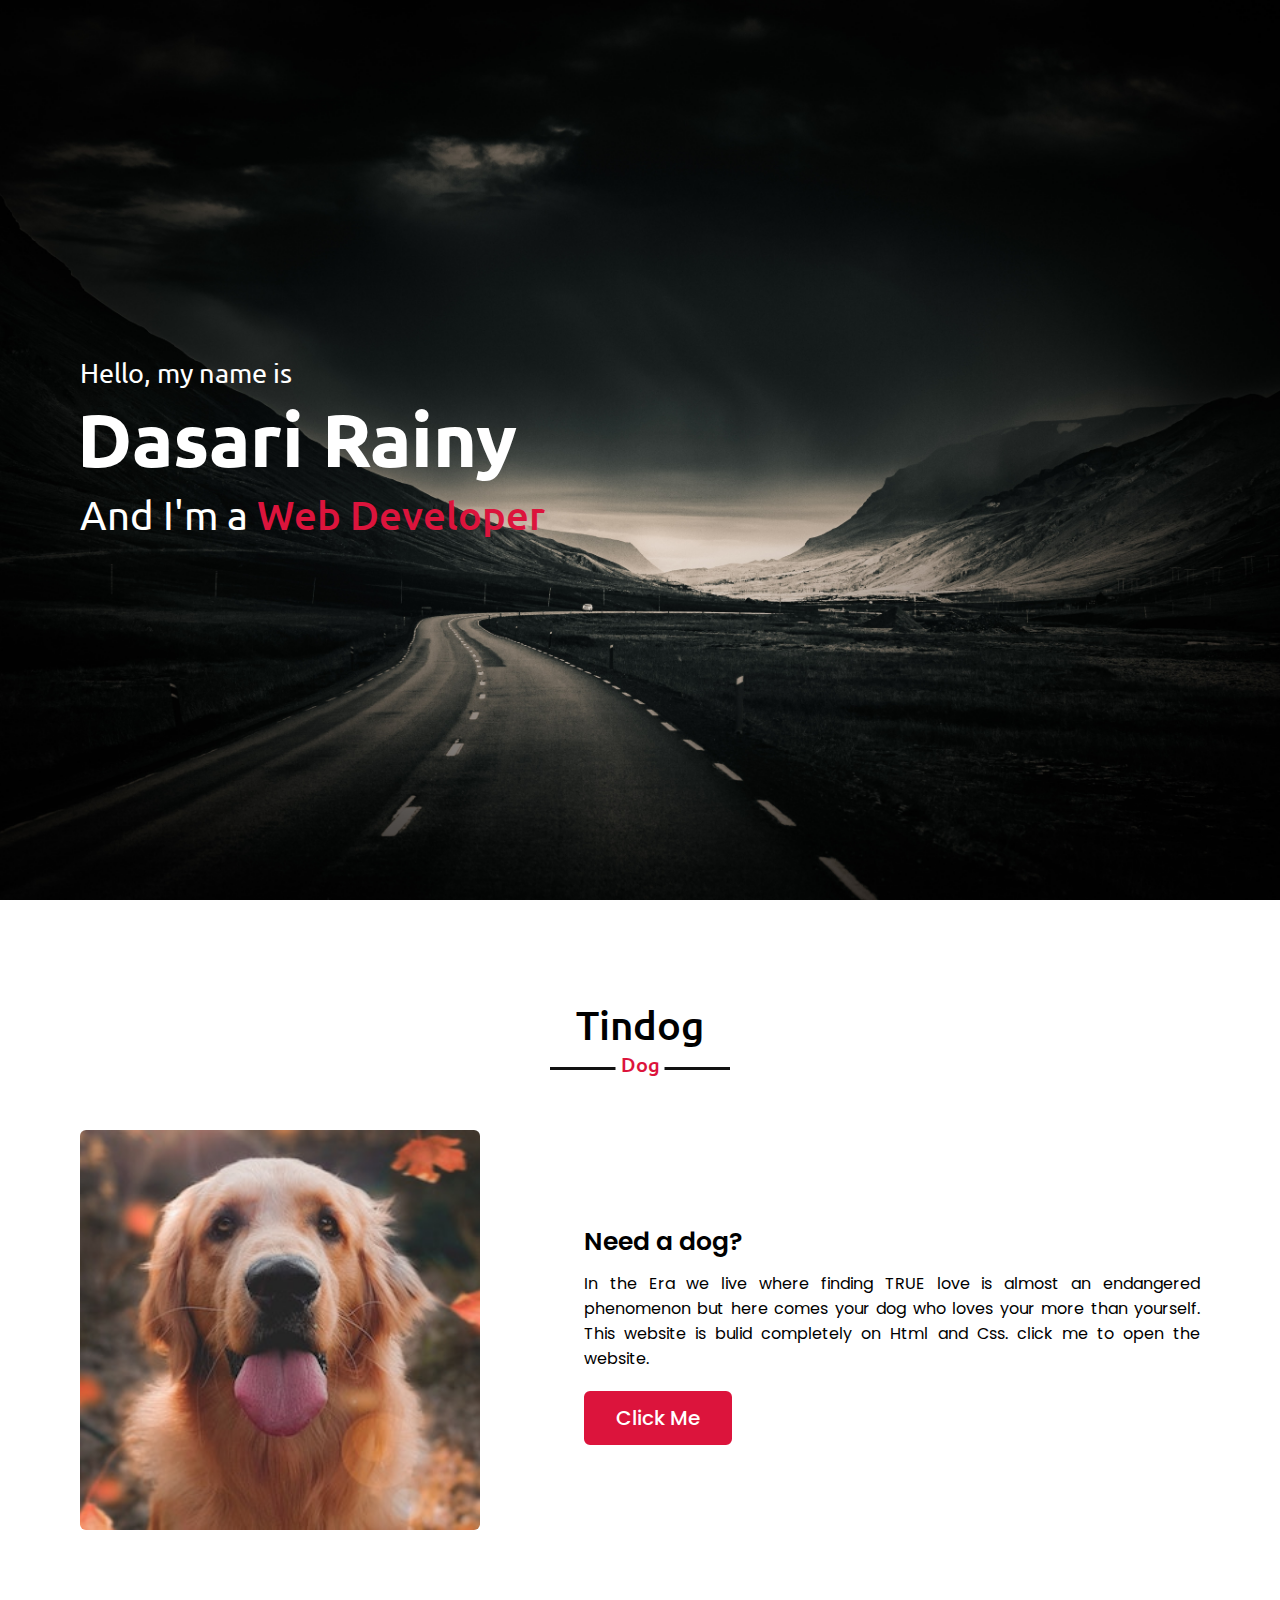
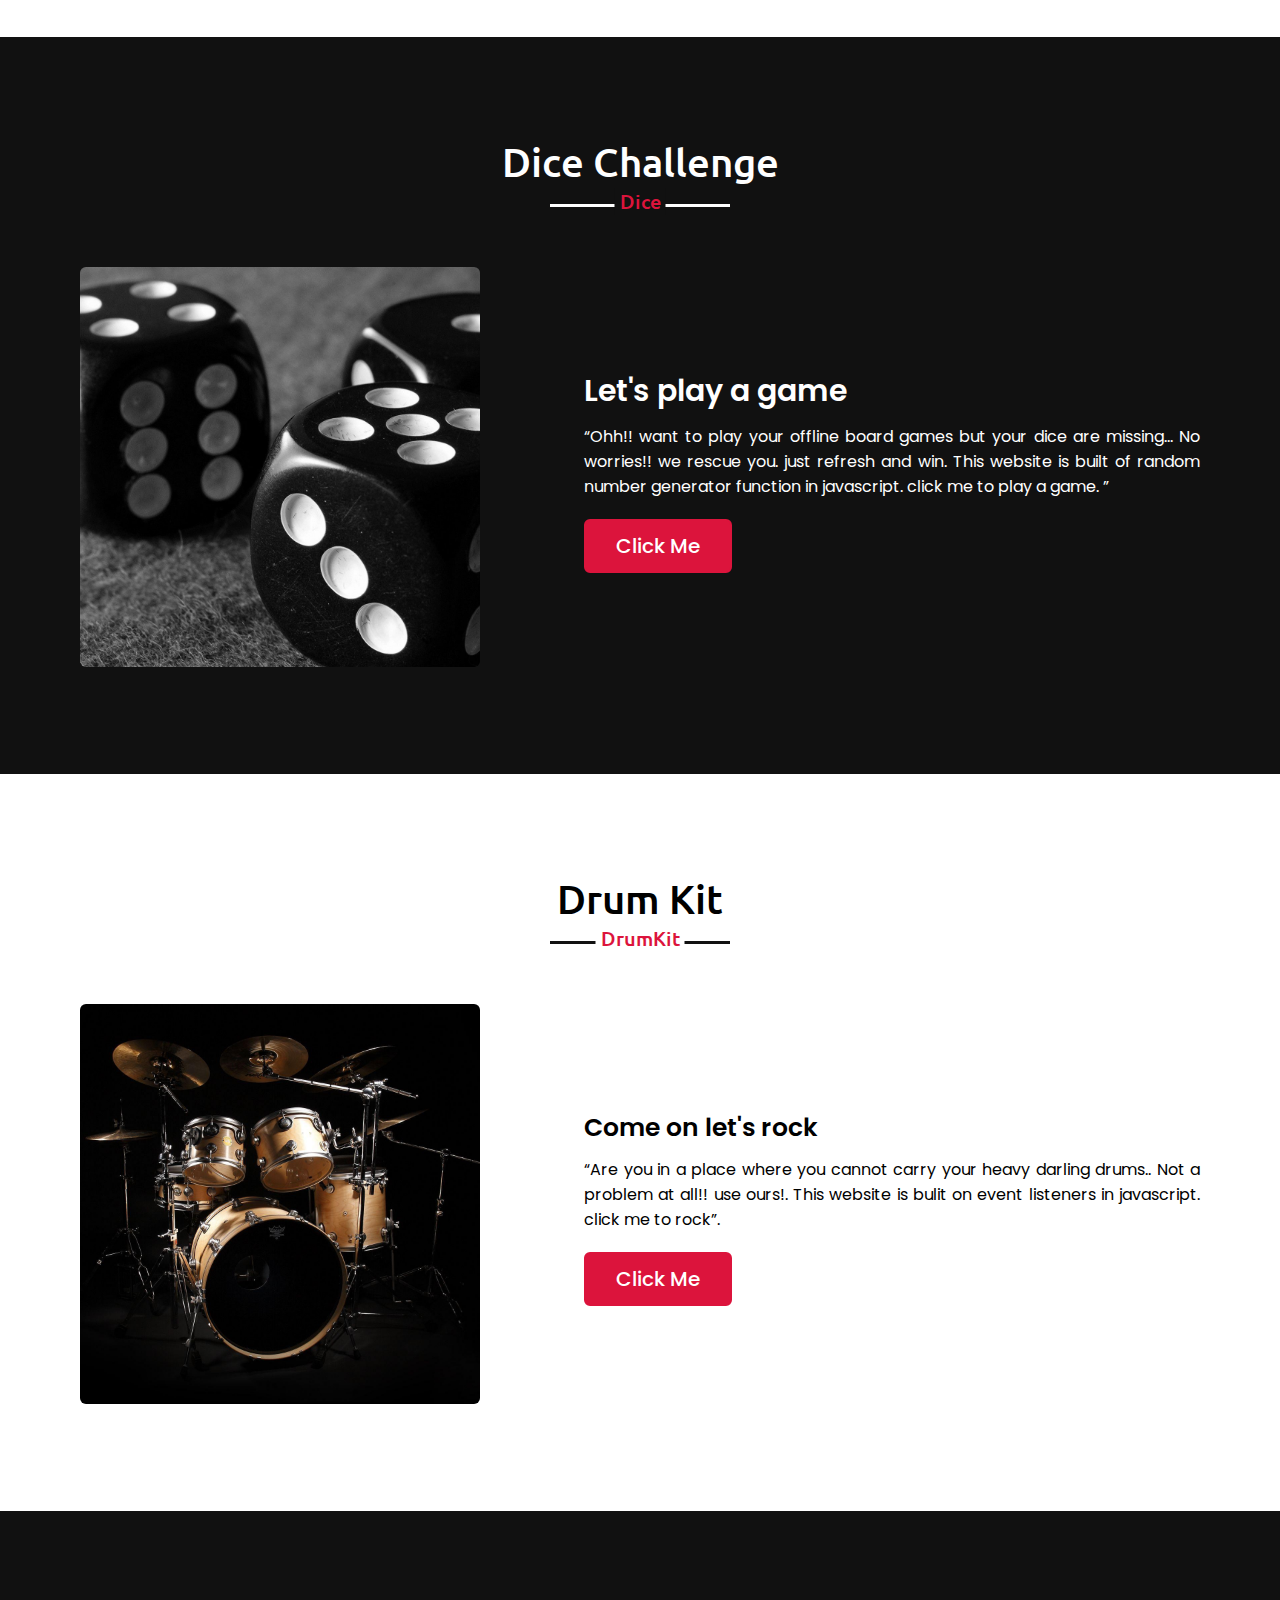
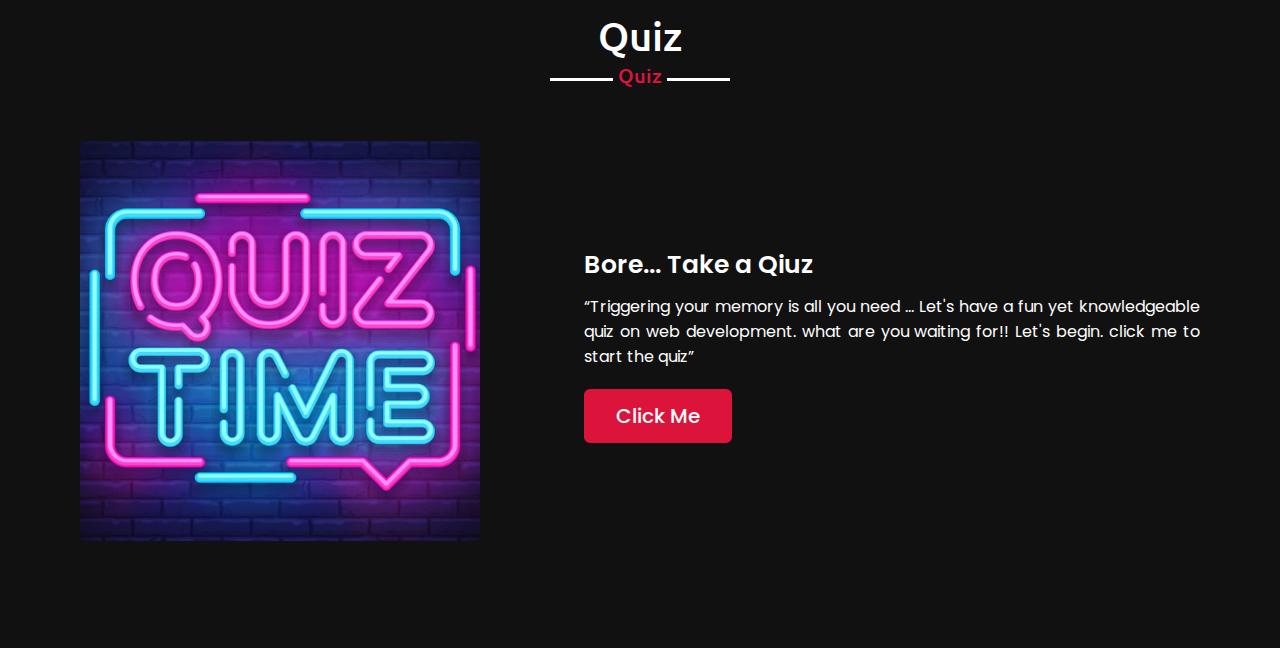
<file: index.html>
<!DOCTYPE html>
<html lang="en" dir="ltr">
  <head>
    <meta charset="utf-8">
      <meta name="viewport" content="width=device-width, initial-scale=1.0">
    <title>Projects</title>
    <link rel="stylesheet" href="styles.css">
    <link rel="icon" href="images/favicon.ico" />
  </head>
  <body>
    <section class="home" id="home">
      <div class="max-width">
        <div class="home-content">
          <div class="text-1">Hello, my name is</div>
          <div class="text-2">Dasari Rainy</div>
          <div class="text-3">And I'm a <span>Web Developer</span></div>
        </div>
      </div>
    </section>
    <!-- Tindog section start -->
    <section class="Tindog" id="Tindog">
      <div class="max-width">
        <h2 class="title">Tindog</h2>
        <div class="Tindog-content">
          <div class="column left">
            <img src="images/dog-img.jpg" alt="">
          </div>
          <div class="column right">
            <div class="text">Need a dog?</div>
            <p>In the Era we live where finding TRUE love is almost an endangered phenomenon but here comes your dog who loves your more than yourself. This website is bulid completely on Html and Css.
            click me to open the website.</p>
            <a href="TinDog Completed Website/index.html" target="_blank">Click Me</a>
          </div>
        </div>
      </div>
    </section>
    <!-- Dice section start -->
    <section class="Dice" id="Dice">
      <div class="max-width">
        <h2 class="title">Dice Challenge</h2>
        <div class="Dice-content">
          <div class="column left">
            <img src="images/dice.jpg" alt="">
          </div>
          <div class="column right">
            <div class="text">Let's play a game</div>
            <p>“Ohh!! want to play your offline board games but your dice are missing... No worries!! we rescue you. just refresh and win. This website is built of random number generator function in javascript. click me to play a game. ”</p>
            <a href="Dicee Challenge - Completed/dicee.html" target="_blank">Click Me</a>
          </div>
        </div>

      </div>
    </section>
    <!-- DrumKit section start -->
    <section class="DrumKit" id="DrumKit">
      <div class="max-width">
        <h2 class="title">Drum Kit</h2>
        <div class="DrumKit-content">
          <div class="column left">
            <img src="images/drum.jpg" alt="">
          </div>
          <div class="column right">
            <div class="text">Come on let's rock</div>
            <p>“Are you in a place where you cannot carry your heavy darling drums.. Not a problem at all!! use ours!. This website is bulit on event listeners in javascript. click me to rock”.</p>
            <a href="Drum Kit Completed/index.html" target="_blank">Click Me</a>
          </div>
        </div>
      </div>
    </section>
    <!-- Quiz section start -->
    <section class=" Quiz" id=" Quiz">
      <div class="max-width">
        <h2 class="title"> Quiz</h2>
        <div class=" Quiz-content">
          <div class="column left">
            <img src="images/quiz.jpg" alt="">
          </div>
          <div class="column right">
            <div class="text">Bore... Take a Qiuz</div>
            <p>“Triggering your memory is all you need ... Let's have a fun yet knowledgeable quiz on web development. what are you waiting for!! Let's begin. click me to start the quiz”</p>
            <a href="Quiz Application with Timer/index.html" target="_blank">Click Me</a>
          </div>
        </div>
      </div>
    </section>

  </body>
</html>
</file>
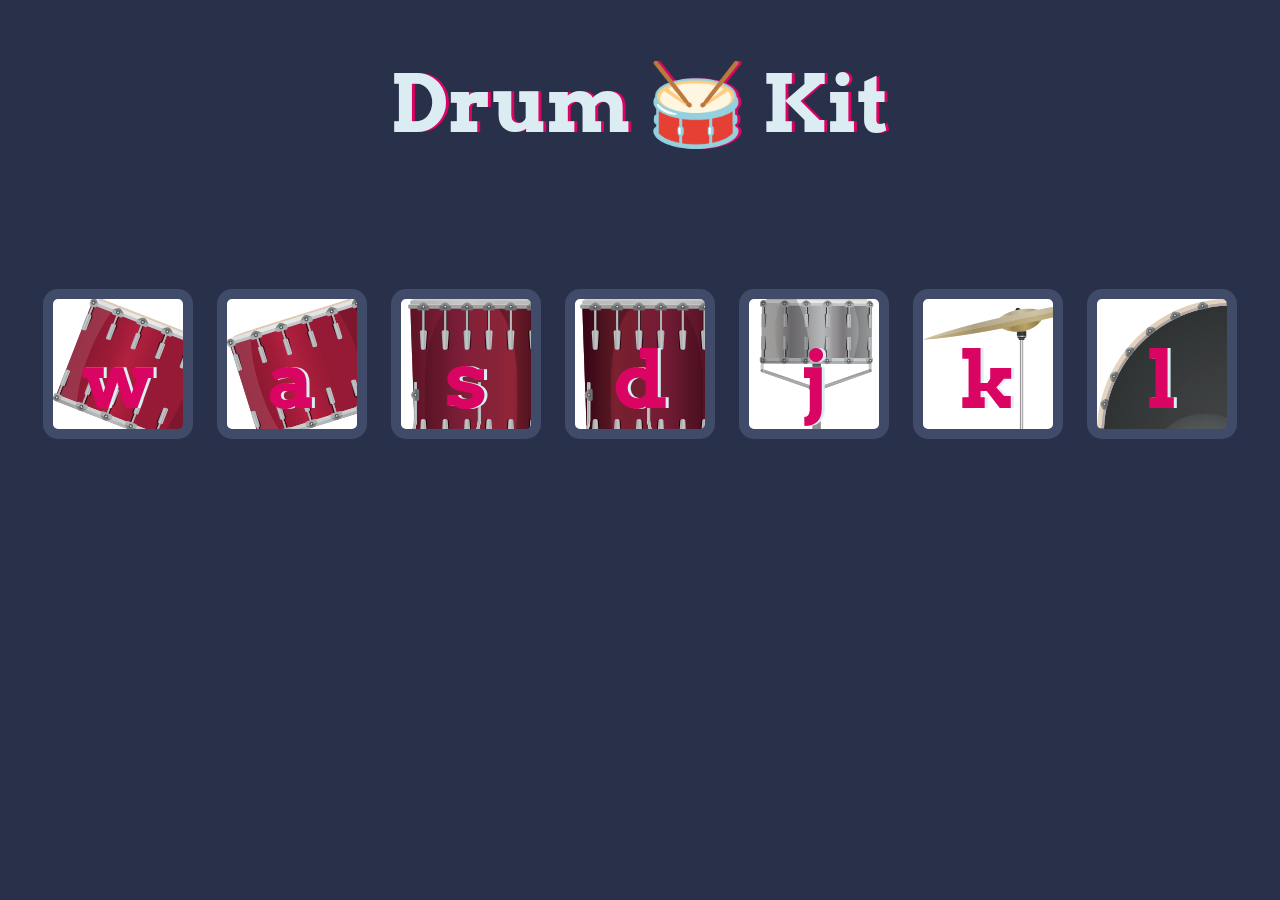
<file: Drum Kit Completed/index.html>
<!DOCTYPE html>
<html lang="en" dir="ltr">

<head>
  <meta charset="utf-8">
  <title>Drum Kit</title>
  <link rel="stylesheet" href="styles.css">
  <link href="https://fonts.googleapis.com/css?family=Arvo" rel="stylesheet">
</head>

<body>
  <h1 id="title">Drum 🥁 Kit</h1>
  <div class="set">
    <button class="w drum">w</button>
    <button class="a drum">a</button>
    <button class="s drum">s</button>
    <button class="d drum">d</button>
    <button class="j drum">j</button>
    <button class="k drum">k</button>
    <button class="l drum">l</button>
  </div>


<script src="index.js" charset="utf-8"></script>

</body>
</html>
</file>
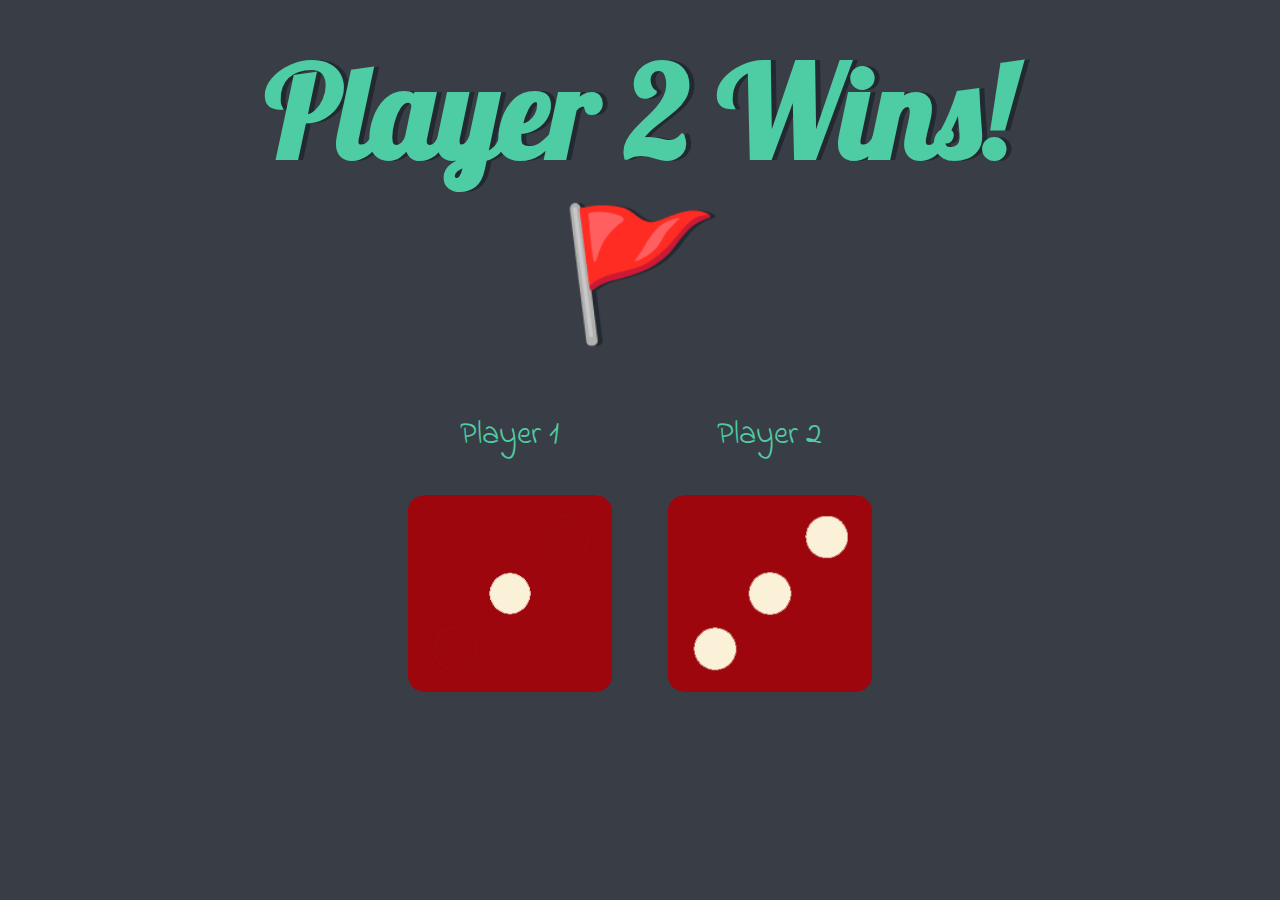
<file: Dicee Challenge - Completed/dicee.html>
<!DOCTYPE html>
<html lang="en" dir="ltr">
  <head>
    <meta charset="utf-8">
    <title>Dicee</title>
    <link rel="stylesheet" href="styles.css">
    <link href="https://fonts.googleapis.com/css?family=Indie+Flower|Lobster" rel="stylesheet">

  </head>
  <body>

    <div class="container">
      <h1>Refresh Me</h1>

      <div class="dice">
        <p>Player 1</p>
        <img class="img1" src="images/dice6.png">
      </div>

      <div class="dice">
        <p>Player 2</p>
        <img class="img2" src="images/dice6.png">
      </div>

    </div>

    <script src="index.js" charset="utf-8"></script>

      </body>

    </html>
</file>
<file: styles.css>
/*  import google fonts */
@import url('https://fonts.googleapis.com/css2?family=Poppins:wght@400;500;600;700&family=Ubuntu:wght@400;500;700&display=swap');

*{
    margin: 0;
    padding: 0;
    box-sizing: border-box;
    text-decoration: none;
}
html{
    scroll-behavior: smooth;
}

/* custom scroll bar */
::-webkit-scrollbar {
    width: 10px;
}
::-webkit-scrollbar-track {
    background: #f1f1f1;
}
::-webkit-scrollbar-thumb {
    background: #888;
}

::-webkit-scrollbar-thumb:hover {
    background: #555;
}
section
{
  padding: 100px 0;
}
.max-width{
    max-width: 1300px;
    padding: 0 80px;
    margin: auto;
}
.Tindog, .Dice, .DrumKit, .Quiz
{
  font-family: 'Poppins', sans-serif;
}
.Tindog .Tindog-content,
.Dice .Dice-content,
.DrumKit .DrumKit-content ,
 .Quiz .Quiz-content
{
  display: flex;
  flex-wrap: wrap;
  align-items: center;
  justify-content: space-between;
}
section .title{
    position: relative;
    text-align: center;
    font-size: 40px;
    font-weight: 500;
    margin-bottom: 60px;
    padding-bottom: 20px;
    font-family: 'Ubuntu', sans-serif;
}
section .title::before{
    content: "";
    position: absolute;
    bottom: 0px;
    left: 50%;
    width: 180px;
    height: 3px;
    background: #111;
    transform: translateX(-50%);
}
section .title::after{
    position: absolute;
    bottom: -8px;
    left: 50%;
    font-size: 20px;
    color: crimson;
    padding: 0 5px;
    background: #fff;
    transform: translateX(-50%);
}

/* home section styling */
.home{
    display: flex;
    background: url("images/hua-ling-RXDTb_XyQho-unsplash.jpg") no-repeat center;
    height: 100vh;
    color: #fff;
    min-height: 500px;
    background-size: cover;
    background-attachment: fixed;
    font-family: 'Ubuntu', sans-serif;
}
.home .max-width{
    margin: auto 0 auto 30px;
}
.home .home-content .text-1{
    font-size: 27px;
}
.home .home-content .text-2{
    font-size: 75px;
    font-weight: 600;
    margin-left: -3px;
}
.home .home-content .text-3{
    font-size: 40px;
    margin: 5px 0;
}
.home .home-content .text-3 span{
    color: crimson;
    font-weight: 500;
}

/* Tindog */

.Tindog .title:after{
    content: "Dog";
}
.Tindog .Tindog-content .left
{
    width: 45%;
}
.Tindog .Tindog-content .left img
{
    height: 400px;
    width: 400px;
    object-fit: cover;
    border-radius: 6px;
}
.Tindog .Tindog-content .right
{
    width: 55%;
}
.Tindog .Tindog-content .right .text
{
    font-size: 25px;
    font-weight: 600;
    margin-bottom: 10px;
}
.Tindog .Tindog-content .right .text span

{
    color: crimson;
}
.Tindog .Tindog-content .right p
{
    text-align: justify;
}
.Tindog .Tindog-content .right a
{
    display: inline-block;
    background: crimson;
    color: #fff;
    font-size: 20px;
    font-weight: 500;
    padding: 10px 30px;
    margin-top: 20px;
    border-radius: 6px;
    border: 2px solid crimson;
    transition: all 0.3s ease;
}
.Tindog .Tindog-content .right a:hover

{
    color: crimson;
    background: none;
}
/* Dice */
.Dice, .Quiz
{
  color:#fff;
  background: #111;
}
.Dice .title:before,
.Quiz .title:before
{
      background: #fff;
}
.Dice .title:after{
  background: #111;
    content: "Dice";
}
.Dice .Dice-content .left

{
    width: 45%;
}
.Dice .Dice-content .left img
{
    height: 400px;
    width: 400px;
    object-fit: cover;
    border-radius: 6px;
}
.Dice .Dice-content .right
{
    width: 55%;
}
.Dice .Dice-content .right .text
{
    font-size: 30px;
    font-weight: 600;
    margin-bottom: 10px;
}
.Dice .Dice-content .right .text span

{
    color: crimson;
}
.Dice .Dice-content .right p
{
    text-align: justify;
}
.Dice .Dice-content .right a
{
    display: inline-block;
    background: crimson;
    color: #fff;
    font-size: 20px;
    font-weight: 500;
    padding: 10px 30px;
    margin-top: 20px;
    border-radius: 6px;
    border: 2px solid crimson;
    transition: all 0.3s ease;
}
.Dice .Dice-content .right a:hover

{
    color: crimson;
    background: none;
}
/* DrumKit */

.DrumKit .title:after{
    content: "DrumKit";
}
.DrumKit .DrumKit-content .left

{
    width: 45%;
}
.DrumKit .DrumKit-content .left img
{
    height: 400px;
    width: 400px;
    object-fit: cover;
    border-radius: 6px;
}
.DrumKit .DrumKit-content .right
{
    width: 55%;
}
.DrumKit .DrumKit-content .right .text
{
    font-size: 25px;
    font-weight: 600;
    margin-bottom: 10px;
}
.DrumKit .DrumKit-content .right .text span

{
    color: crimson;
}
.DrumKit .DrumKit-content .right p
{
    text-align: justify;
}
.DrumKit .DrumKit-content .right a
{
    display: inline-block;
    background: crimson;
    color: #fff;
    font-size: 20px;
    font-weight: 500;
    padding: 10px 30px;
    margin-top: 20px;
    border-radius: 6px;
    border: 2px solid crimson;
    transition: all 0.3s ease;
}
.DrumKit .DrumKit-content .right a:hover

{
    color: crimson;
    background: none;
}
/* Quiz */

.Quiz  .title:after{
  background: #111;
    content: "Quiz";
}
.Quiz .Quiz-content .left

{
    width: 45%;
}
.Quiz .Quiz-content .left img
{
    height: 400px;
    width: 400px;
    object-fit: cover;
    border-radius: 6px;
}
.Quiz .Quiz-content .right
{
    width: 55%;
}
.Quiz .Quiz-content .right .text
{
    font-size: 25px;
    font-weight: 600;
    margin-bottom: 10px;
}
.Quiz .Quiz-content .right .text span

{
    color: crimson;
}
.Quiz .Quiz-content .right p
{
    text-align: justify;
}
.Quiz .Quiz-content .right a
{
    display: inline-block;
    background: crimson;
    color: #fff;
    font-size: 20px;
    font-weight: 500;
    padding: 10px 30px;
    margin-top: 20px;
    border-radius: 6px;
    border: 2px solid crimson;
    transition: all 0.3s ease;
}
.Quiz .Quiz-content .right a:hover

{
    color: crimson;
    background: none;
}
/* responsive media query start */
@media (max-width: 1300px) {
    .home .max-width{
        margin-left: 0px;
    }
}

@media (max-width: 1104px) {
    .Tindog .Tindog-content .left img,
    .Dice .Dice-content .left img,
    .DrumKit .DrumKit-content .left img,
    .Quiz .Quiz-content .left img
    {
        height: 350px;
        width: 350px;
        margin-right: 70px;
    }
    .Tindog .Tindog-content .right p,
    .Dice .Dice-content .right p,
    .DrumKit .DrumKit-content .right p,
    .Quiz .Quiz-content .right p{
      margin-right: 70px;
    }
}

@media (max-width: 991px) {
    .max-width{
        padding: 0 50px;
    }
}
@media (max-width: 947px){
    .home .home-content .text-2{
        font-size: 70px;
    }
    .home .home-content .text-3{
        font-size: 35px;
    }
    .home .home-content a{
        font-size: 23px;
        padding: 10px 30px;
    }
    .max-width{
        max-width: 930px;
    }
    .Tindog .Tindog-content.column .column,
    .Dice .Dice-content .column,
    .DrumKit .DrumKit-content .column,
    .Quiz .Quiz-content .column
    {
        width: 100%;
    }
    .Tindog .Tindog-content .left,
    .Dice .Dice-content .left,
    .DrumKit .DrumKit-content .left,
    .Quiz .Quiz-content .left {
        display: flex;
        justify-content: center;
        margin: 0 auto 60px;
    }
    .Tindog .Tindog-content .right,
    .Dice .Dice-content .right,
    .DrumKit .DrumKit-content .right,
    .Quiz .Quiz-content .right{
        flex: 100%;
    }
}

@media (max-width: 690px) {
    .max-width{
        padding: 0 23px;
    }
    .home .home-content .text-2{
        font-size: 60px;
    }
    .home .home-content .text-3{
        font-size: 32px;
    }
    .home .home-content a{
        font-size: 20px;
    }
}

@media (max-width: 500px) {
    .home .home-content .text-2{
        font-size: 40px;
    }
    .home .home-content .text-3{
        font-size: 23px;
    }
    .Tindog .Tindog-content .right .text,
    .Dice .Dice-content .right .text,
    .DrumKit .DrumKit-content .right .text,
    .Quiz .Quiz-content .right .text
   {
        font-size: 19px;
    }
}
</file>
<file: Drum Kit Completed/styles.css>
body {
  text-align: center;
  background-color: #283149;
}

h1 {
  font-size: 5rem;
  color: #DBEDF3;
  font-family: "Arvo", cursive;
  text-shadow: 3px 0 #DA0463;

}

footer {
  color: #DBEDF3;
  font-family: sans-serif;
}

.w {
  background-image: url("images/tom1.png");
}

.a {
  background-image: url("images/tom2.png");
}

.s {
  background-image: url("images/tom3.png");
}

.d {
  background-image: url("images/tom4.png");
}

.j {
  background-image: url("images/snare.png");
}

.k {
  background-image: url("images/crash.png");
}

.l {
  background-image: url("images/kick.png");
}

.set {
  margin: 10% auto;
}

.pressed {
  box-shadow: 0 3px 4px 0 #DBEDF3;
  opacity: 0.5;
}

.red {
  color: red;
}

.drum {
  outline: none;
  border: 10px solid #404B69;
  font-size: 5rem;
  font-family: 'Arvo', cursive;
  line-height: 2;
  font-weight: 900;
  color: #DA0463;
  text-shadow: 3px 0 #DBEDF3;
  border-radius: 15px;
  display: inline-block;
  width: 150px;
  height: 150px;
  text-align: center;
  margin: 10px;
  background-color: white;
}
</file>
<file: Dicee Challenge - Completed/styles.css>
.container {
  width: 70%;
  margin: auto;
  text-align: center;
}

.dice {
  text-align: center;
  display: inline-block;

}

body {
  background-color: #393E46;
}

h1 {
  margin: 30px;
  font-family: 'Lobster', cursive;
  text-shadow: 5px 0 #232931;
  font-size: 8rem;
  color: #4ECCA3;
}

p {
  font-size: 2rem;
  color: #4ECCA3;
  font-family: 'Indie Flower', cursive;
}

img {
  width: 80%;
}

footer {
  margin-top: 5%;
  color: #EEEEEE;
  text-align: center;
  font-family: 'Indie Flower', cursive;

}
</file>
